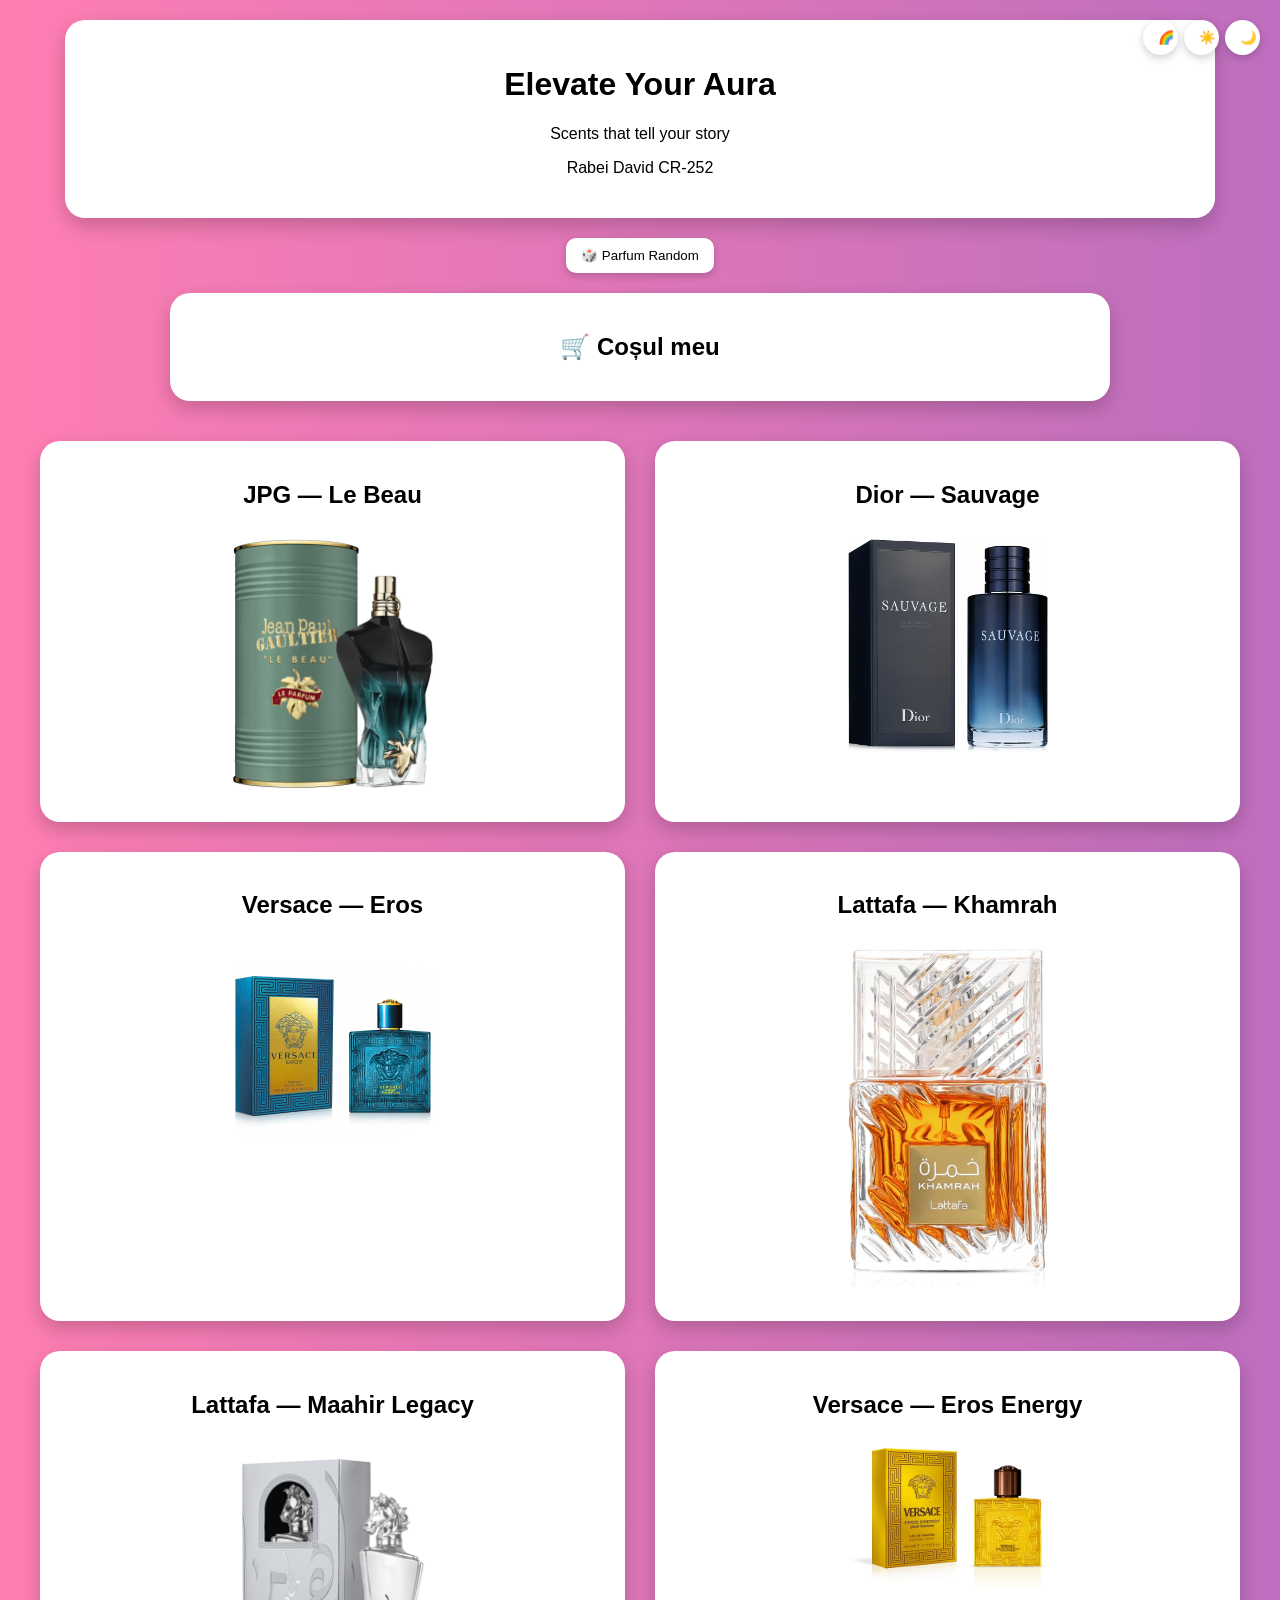
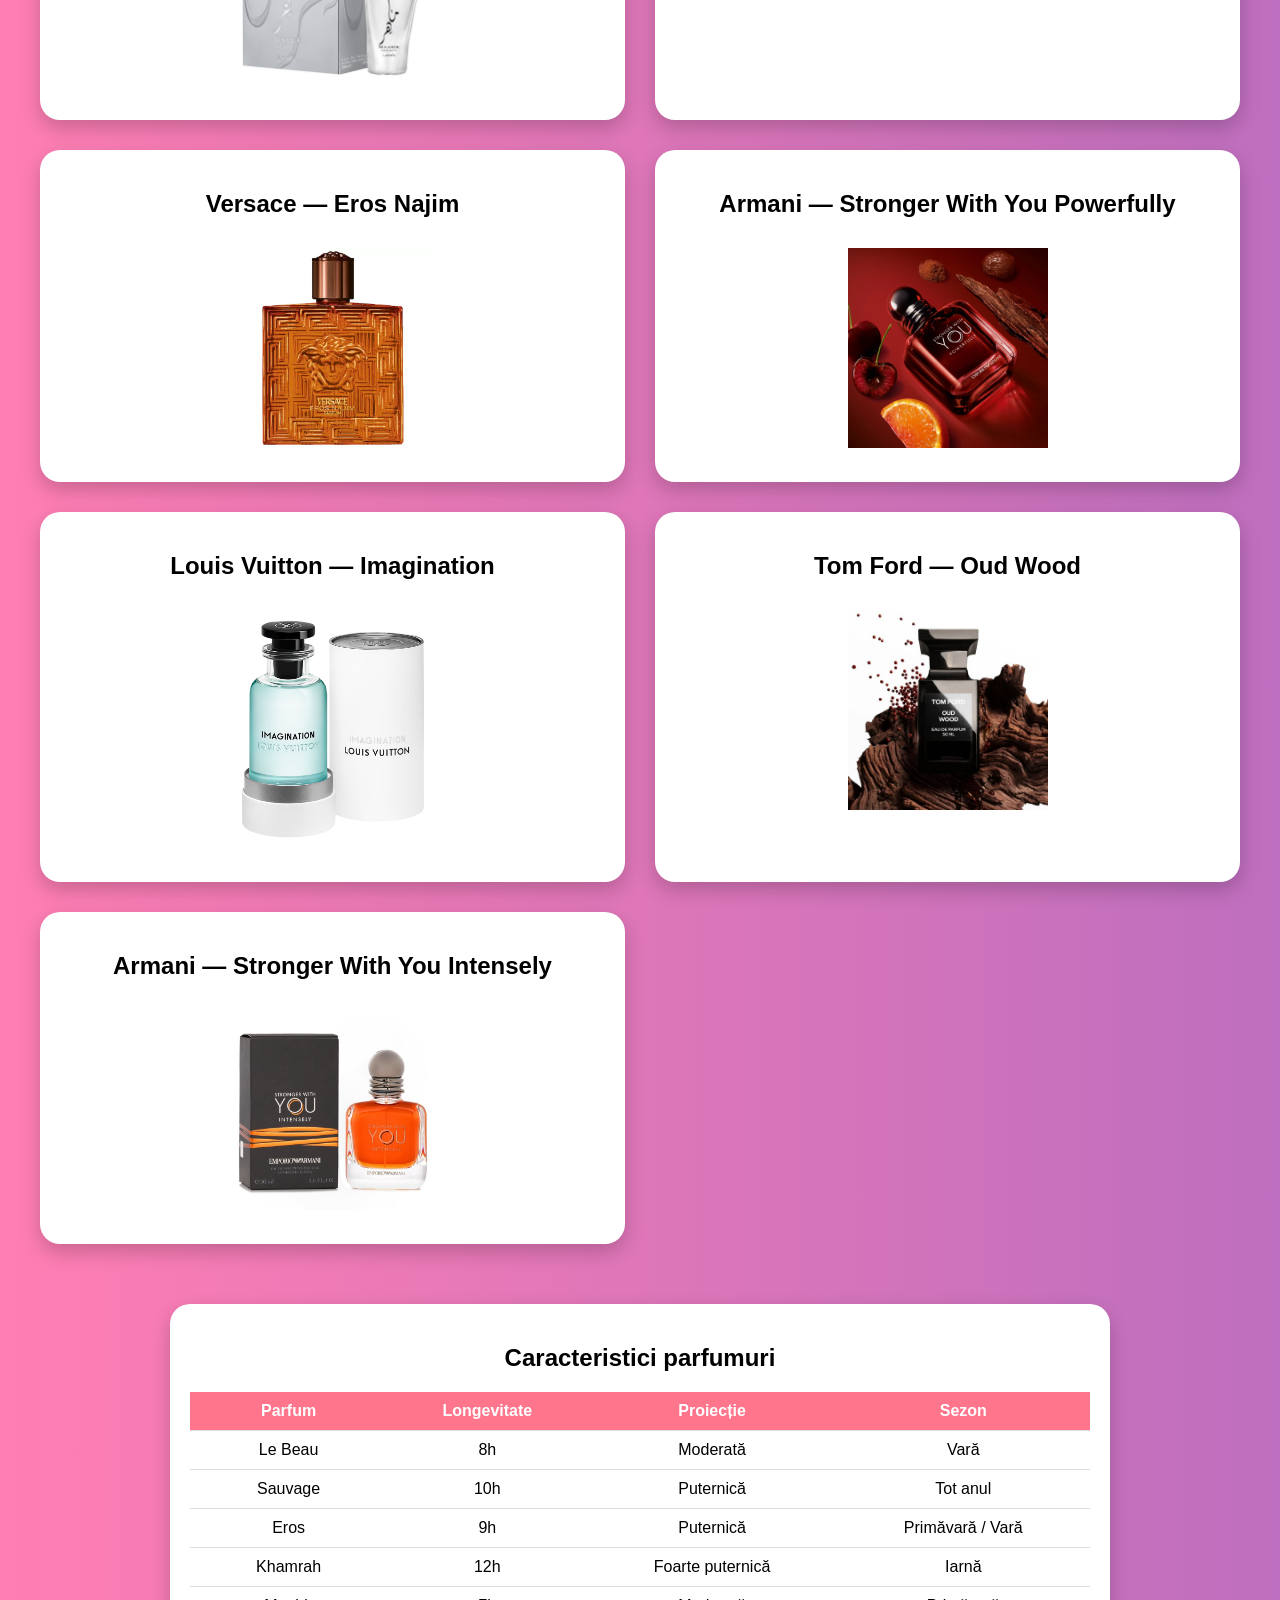
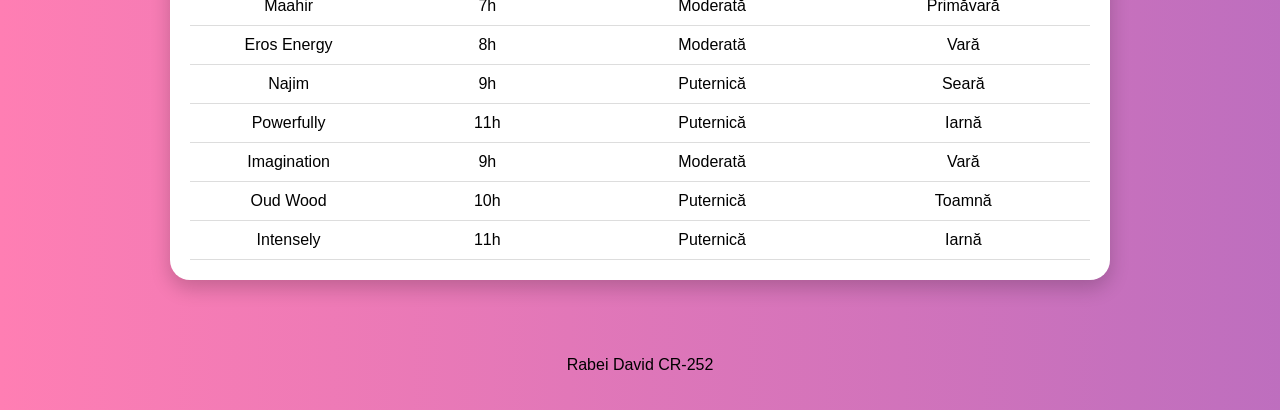
<file: index.html>
<!DOCTYPE html>
<html lang="ro">

<head>
<meta charset="UTF-8">
<meta name="viewport" content="width=device-width, initial-scale=1.0">
<title>Fragrance</title>

<link rel="stylesheet" href="CSS/style.css">
</head>

<body class="gradient">

<header>
<h1>Elevate Your Aura</h1>
<p>Scents that tell your story</p>
<p>Rabei David CR-252</p>
</header>

<div class="tema-switch">
<button onclick="setTema('gradient')">🌈</button>
<button onclick="setTema('light')">☀️</button>
<button onclick="setTema('dark')">🌙</button>
</div>

<div style="text-align:center; margin-bottom:20px;">
<button onclick="randomParfum()">🎲 Parfum Random</button>
</div>

<div class="cos-container">
<h2>🛒 Coșul meu</h2>
<ul id="cos-lista"></ul>
</div>

<main>

<section class="parfum-card">
<a href="HTML/lebeau.html">
<h2>JPG — Le Beau</h2>
<img src="img/lebeau.jpg" class="foto-parfum">
</a>
</section>

<section class="parfum-card">
<a href="HTML/sauvage.html">
<h2>Dior — Sauvage</h2>
<img src="img/dior.jpg" class="foto-parfum">
</a>
</section>

<section class="parfum-card">
<a href="HTML/eros.html">
<h2>Versace — Eros</h2>
<img src="img/versace.jpg" class="foto-parfum">
</a>
</section>

<section class="parfum-card">
<a href="HTML/khamrah.html">
<h2>Lattafa — Khamrah</h2>
<img src="img/khamrah.jpg" class="foto-parfum">
</a>
</section>

<section class="parfum-card">
<a href="HTML/maahir.html">
<h2>Lattafa — Maahir Legacy</h2>
<img src="img/maahir.jpg" class="foto-parfum">
</a>
</section>

<section class="parfum-card">
<a href="HTML/erosenergy.html">
<h2>Versace — Eros Energy</h2>
<img src="img/erosenergy.jpg" class="foto-parfum">
</a>
</section>

<section class="parfum-card">
<a href="HTML/najim.html">
<h2>Versace — Eros Najim</h2>
<img src="img/najim.jpg" class="foto-parfum">
</a>
</section>

<section class="parfum-card">
<a href="HTML/powerfully.html">
<h2>Armani — Stronger With You Powerfully</h2>
<img src="img/powerfully.jpg" class="foto-parfum">
</a>
</section>

<section class="parfum-card">
<a href="HTML/imagination.html">
<h2>Louis Vuitton — Imagination</h2>
<img src="img/imagination.jpg" class="foto-parfum">
</a>
</section>

<section class="parfum-card">
<a href="HTML/oudwood.html">
<h2>Tom Ford — Oud Wood</h2>
<img src="img/oudwood.jpg" class="foto-parfum">
</a>
</section>

<section class="parfum-card">
<a href="HTML/armani.html">
<h2>Armani — Stronger With You Intensely</h2>
<img src="img/armani.jpg" class="foto-parfum">
</a>
</section>

</main>

<div class="tabel-container">
<h2>Caracteristici parfumuri</h2>

<table>
<tr>
<th>Parfum</th>
<th>Longevitate</th>
<th>Proiecție</th>
<th>Sezon</th>
</tr>

<tr><td>Le Beau</td><td>8h</td><td>Moderată</td><td>Vară</td></tr>
<tr><td>Sauvage</td><td>10h</td><td>Puternică</td><td>Tot anul</td></tr>
<tr><td>Eros</td><td>9h</td><td>Puternică</td><td>Primăvară / Vară</td></tr>
<tr><td>Khamrah</td><td>12h</td><td>Foarte puternică</td><td>Iarnă</td></tr>
<tr><td>Maahir</td><td>7h</td><td>Moderată</td><td>Primăvară</td></tr>
<tr><td>Eros Energy</td><td>8h</td><td>Moderată</td><td>Vară</td></tr>
<tr><td>Najim</td><td>9h</td><td>Puternică</td><td>Seară</td></tr>
<tr><td>Powerfully</td><td>11h</td><td>Puternică</td><td>Iarnă</td></tr>
<tr><td>Imagination</td><td>9h</td><td>Moderată</td><td>Vară</td></tr>
<tr><td>Oud Wood</td><td>10h</td><td>Puternică</td><td>Toamnă</td></tr>
<tr><td>Intensely</td><td>11h</td><td>Puternică</td><td>Iarnă</td></tr>
</table>
</div>

<footer>
<p>Rabei David CR-252</p>
</footer>

<script src="JS/script.js"></script>

</body>
</html>
</file>
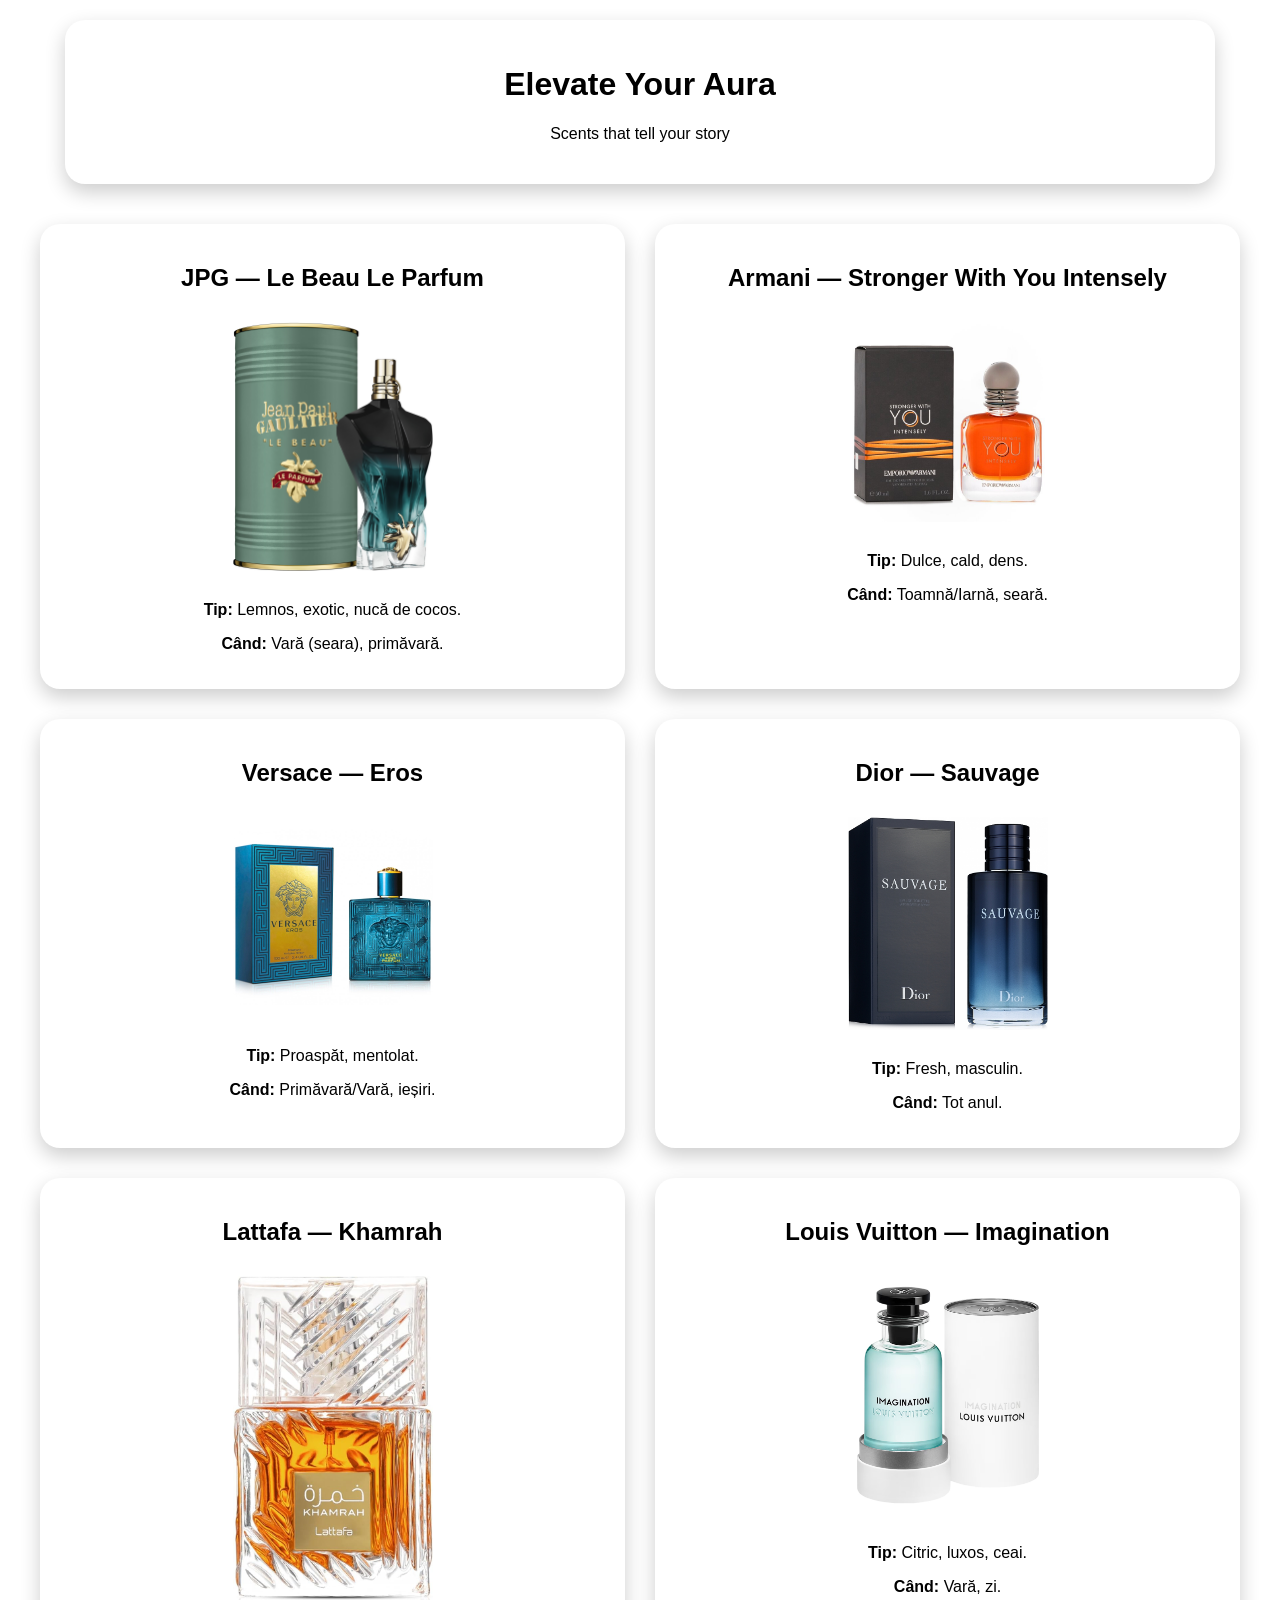
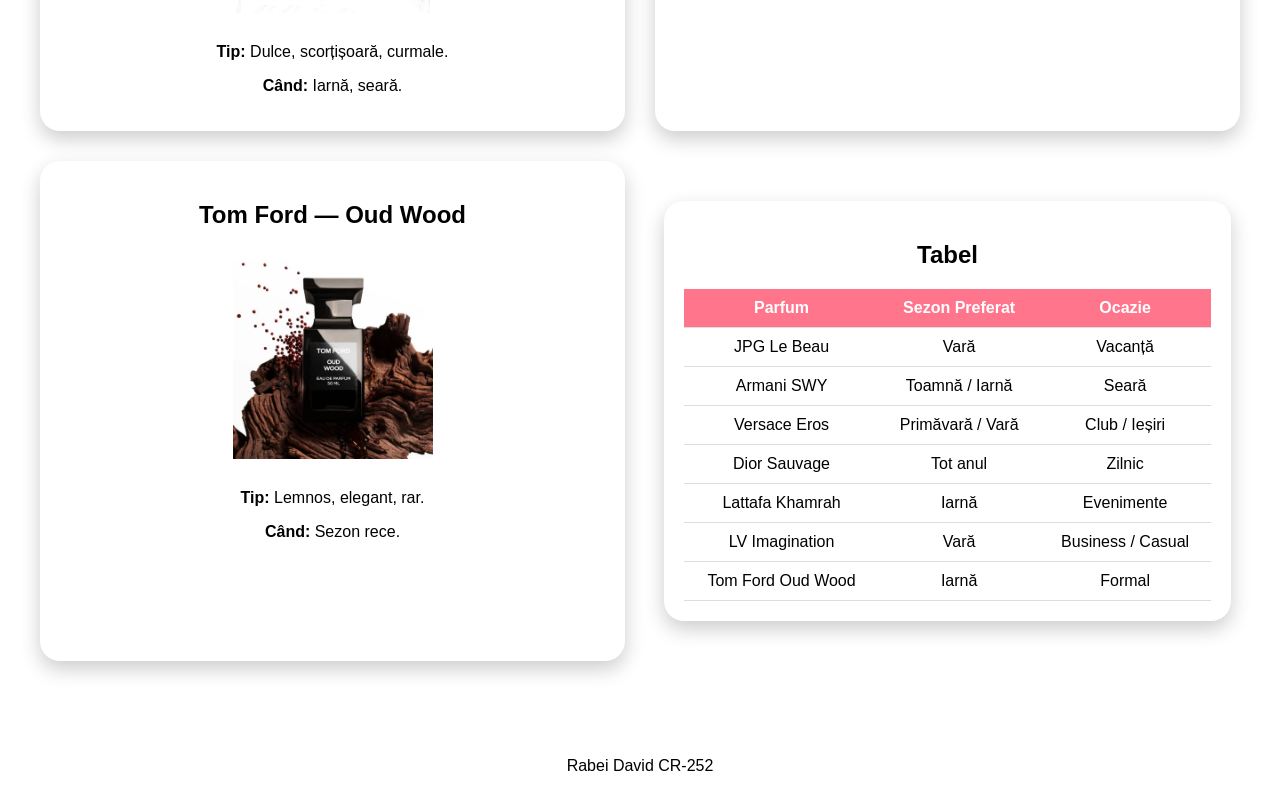
<file: HTML/index.html>
<!doctype html>
<html lang="ro">

<head>
<meta charset="UTF-8">
<meta name="viewport" content="width=device-width, initial-scale=1.0">
<title>Fragrance</title>

<link rel="stylesheet" href="../CSS/style.css">

</head>

<body>

<header>
<h1>Elevate Your Aura</h1>
<p>Scents that tell your story</p>
</header>

<main>

<section class="parfum-card">
<h2>JPG — Le Beau Le Parfum</h2>
<img src="../img/lebeau.jpg" alt="JPG Le Beau" class="foto-parfum">
<p><b>Tip:</b> Lemnos, exotic, nucă de cocos.</p>
<p><b>Când:</b> Vară (seara), primăvară.</p>
</section>

<section class="parfum-card">
<h2>Armani — Stronger With You Intensely</h2>
<img src="../img/armani.jpg" alt="Armani SWY" class="foto-parfum">
<p><b>Tip:</b> Dulce, cald, dens.</p>
<p><b>Când:</b> Toamnă/Iarnă, seară.</p>
</section>

<section class="parfum-card">
<h2>Versace — Eros</h2>
<img src="../img/versace.jpg" alt="Versace Eros" class="foto-parfum">
<p><b>Tip:</b> Proaspăt, mentolat.</p>
<p><b>Când:</b> Primăvară/Vară, ieșiri.</p>
</section>

<section class="parfum-card">
<h2>Dior — Sauvage</h2>
<img src="../img/dior.jpg" alt="Dior Sauvage" class="foto-parfum">
<p><b>Tip:</b> Fresh, masculin.</p>
<p><b>Când:</b> Tot anul.</p>
</section>

<section class="parfum-card">
<h2>Lattafa — Khamrah</h2>
<img src="../img/khamrah.jpg" alt="Lattafa Khamrah" class="foto-parfum">
<p><b>Tip:</b> Dulce, scorțișoară, curmale.</p>
<p><b>Când:</b> Iarnă, seară.</p>
</section>

<section class="parfum-card">
<h2>Louis Vuitton — Imagination</h2>
<img src="../img/imagination.jpg" alt="LV Imagination" class="foto-parfum">
<p><b>Tip:</b> Citric, luxos, ceai.</p>
<p><b>Când:</b> Vară, zi.</p>
</section>

<section class="parfum-card">
<h2>Tom Ford — Oud Wood</h2>
<img src="../img/oudwood.jpg" alt="Tom Ford Oud Wood" class="foto-parfum">
<p><b>Tip:</b> Lemnos, elegant, rar.</p>
<p><b>Când:</b> Sezon rece.</p>
</section>

<section class="tabel-container">

<h2>Tabel</h2>

<table>

<thead>
<tr>
<th>Parfum</th>
<th>Sezon Preferat</th>
<th>Ocazie</th>
</tr>
</thead>

<tbody>
<tr><td>JPG Le Beau</td><td>Vară</td><td>Vacanță</td></tr>
<tr><td>Armani SWY</td><td>Toamnă / Iarnă</td><td>Seară</td></tr>
<tr><td>Versace Eros</td><td>Primăvară / Vară</td><td>Club / Ieșiri</td></tr>
<tr><td>Dior Sauvage</td><td>Tot anul</td><td>Zilnic</td></tr>
<tr><td>Lattafa Khamrah</td><td>Iarnă</td><td>Evenimente</td></tr>
<tr><td>LV Imagination</td><td>Vară</td><td>Business / Casual</td></tr>
<tr><td>Tom Ford Oud Wood</td><td>Iarnă</td><td>Formal</td></tr>
</tbody>

</table>

</section>

</main>

<footer>
<p>Rabei David CR-252</p>
</footer>

</body>
</html>
</file>
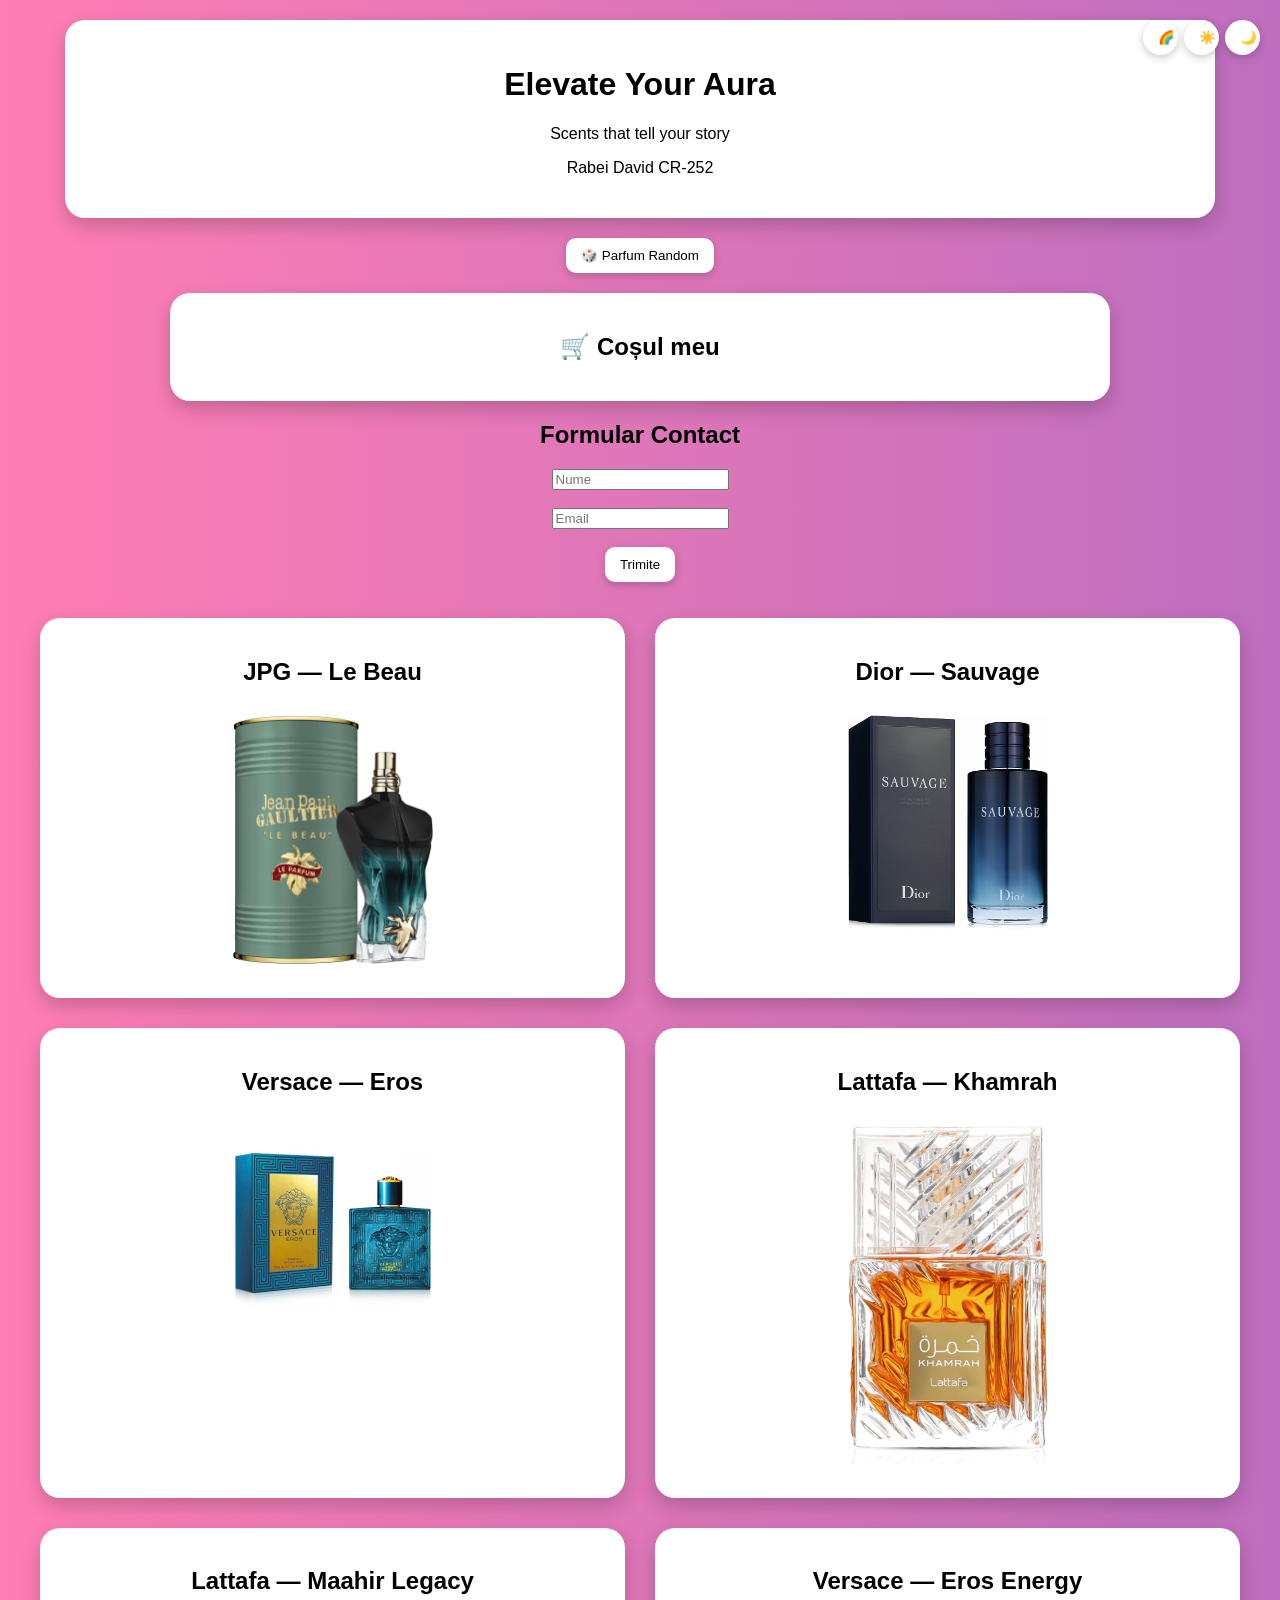
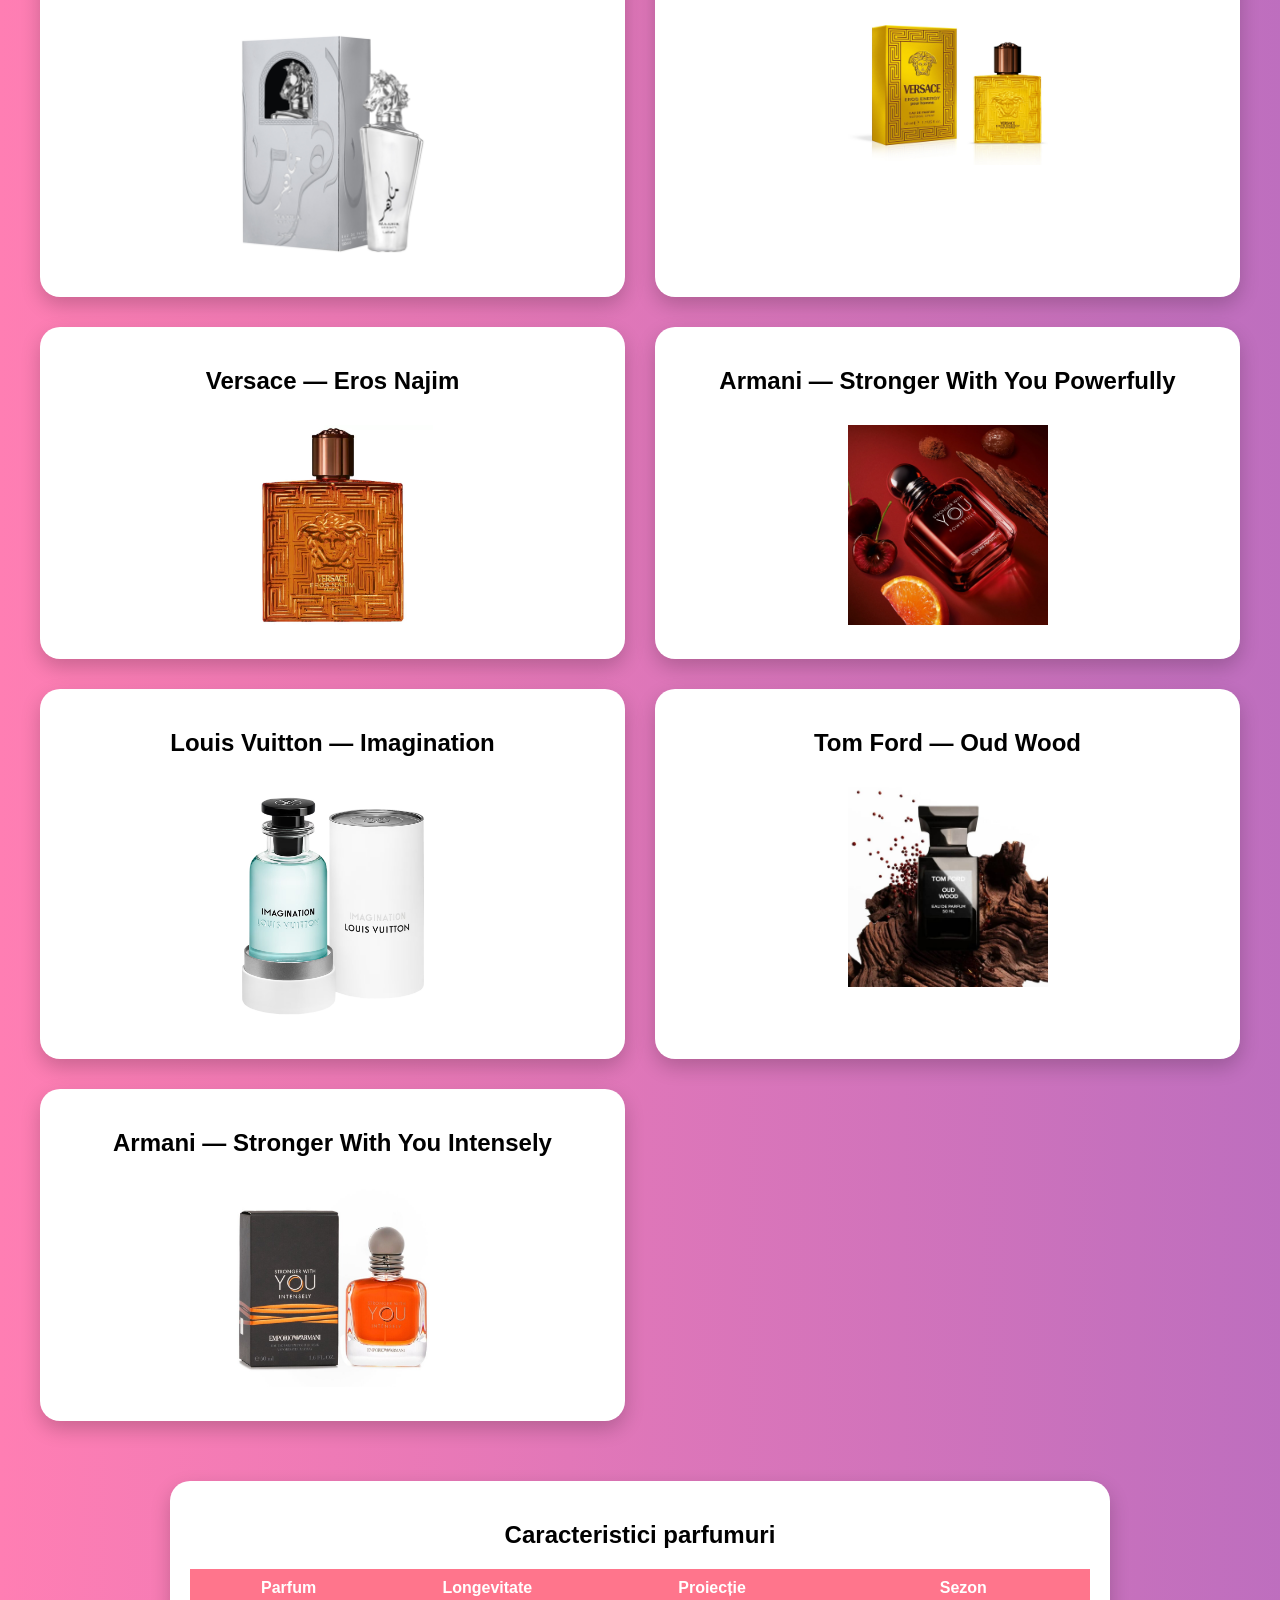
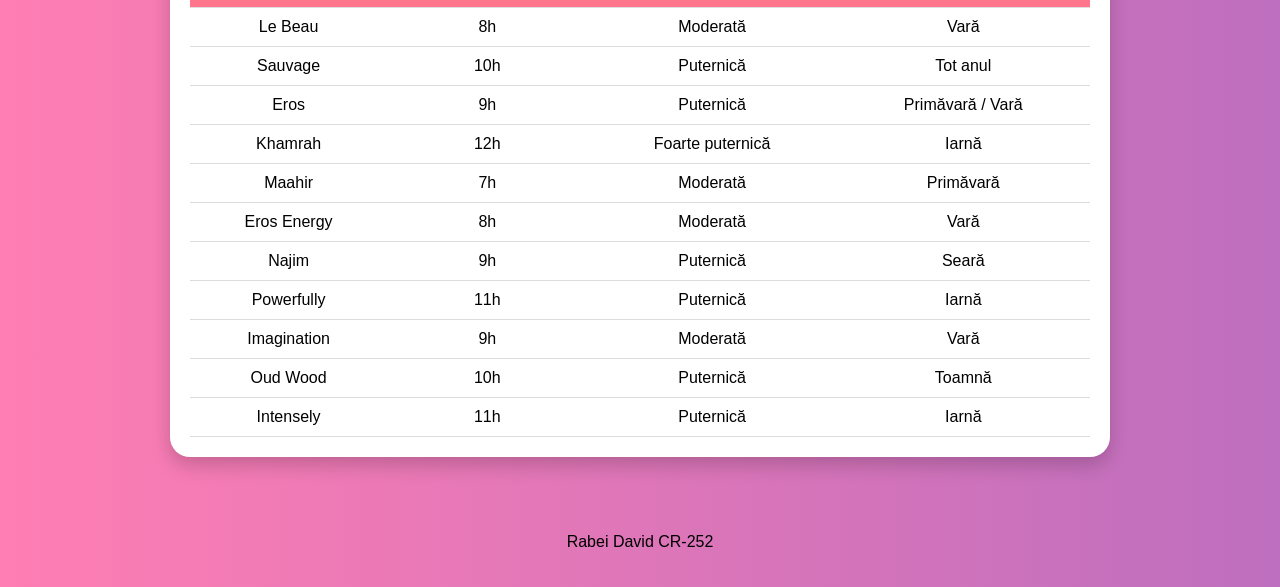
<file: proiect/index.html>
<!DOCTYPE html>
<html lang="ro">

<head>
<meta charset="UTF-8">
<meta name="viewport" content="width=device-width, initial-scale=1.0">
<title>Fragrance</title>

<link rel="stylesheet" href="CSS/style.css">
</head>

<body class="gradient">

<header>
<h1>Elevate Your Aura</h1>
<p>Scents that tell your story</p>
<p>Rabei David CR-252</p>
</header>

<div class="tema-switch">
<button onclick="setTema('gradient')">🌈</button>
<button onclick="setTema('light')">☀️</button>
<button onclick="setTema('dark')">🌙</button>
</div>

<div style="text-align:center; margin-bottom:20px;">
<button onclick="randomParfum()">🎲 Parfum Random</button>
</div>

<div class="cos-container">
<h2>🛒 Coșul meu</h2>
<ul id="cos-lista"></ul>
</div>

<h2>Formular Contact</h2>

<form id="form-contact">

<input type="text" id="nume" placeholder="Nume" required>
<br><br>

<input type="email" id="email" placeholder="Email" required>
<br><br>

<button type="submit">Trimite</button>

</form>

<p id="rezultat"></p>


<main>

<section class="parfum-card">
<a href="HTML/lebeau.html">
<h2>JPG — Le Beau</h2>
<img src="img/lebeau.jpg" class="foto-parfum">
</a>
</section>

<section class="parfum-card">
<a href="HTML/sauvage.html">
<h2>Dior — Sauvage</h2>
<img src="img/dior.jpg" class="foto-parfum">
</a>
</section>

<section class="parfum-card">
<a href="HTML/eros.html">
<h2>Versace — Eros</h2>
<img src="img/versace.jpg" class="foto-parfum">
</a>
</section>

<section class="parfum-card">
<a href="HTML/khamrah.html">
<h2>Lattafa — Khamrah</h2>
<img src="img/khamrah.jpg" class="foto-parfum">
</a>
</section>

<section class="parfum-card">
<a href="HTML/maahir.html">
<h2>Lattafa — Maahir Legacy</h2>
<img src="img/maahir.jpg" class="foto-parfum">
</a>
</section>

<section class="parfum-card">
<a href="HTML/erosenergy.html">
<h2>Versace — Eros Energy</h2>
<img src="img/erosenergy.jpg" class="foto-parfum">
</a>
</section>

<section class="parfum-card">
<a href="HTML/najim.html">
<h2>Versace — Eros Najim</h2>
<img src="img/najim.jpg" class="foto-parfum">
</a>
</section>

<section class="parfum-card">
<a href="HTML/powerfully.html">
<h2>Armani — Stronger With You Powerfully</h2>
<img src="img/powerfully.jpg" class="foto-parfum">
</a>
</section>

<section class="parfum-card">
<a href="HTML/imagination.html">
<h2>Louis Vuitton — Imagination</h2>
<img src="img/imagination.jpg" class="foto-parfum">
</a>
</section>

<section class="parfum-card">
<a href="HTML/oudwood.html">
<h2>Tom Ford — Oud Wood</h2>
<img src="img/oudwood.jpg" class="foto-parfum">
</a>
</section>

<section class="parfum-card">
<a href="HTML/armani.html">
<h2>Armani — Stronger With You Intensely</h2>
<img src="img/armani.jpg" class="foto-parfum">
</a>
</section>

</main>

<div class="tabel-container">
<h2>Caracteristici parfumuri</h2>

<table>
<tr>
<th>Parfum</th>
<th>Longevitate</th>
<th>Proiecție</th>
<th>Sezon</th>
</tr>

<tr><td>Le Beau</td><td>8h</td><td>Moderată</td><td>Vară</td></tr>
<tr><td>Sauvage</td><td>10h</td><td>Puternică</td><td>Tot anul</td></tr>
<tr><td>Eros</td><td>9h</td><td>Puternică</td><td>Primăvară / Vară</td></tr>
<tr><td>Khamrah</td><td>12h</td><td>Foarte puternică</td><td>Iarnă</td></tr>
<tr><td>Maahir</td><td>7h</td><td>Moderată</td><td>Primăvară</td></tr>
<tr><td>Eros Energy</td><td>8h</td><td>Moderată</td><td>Vară</td></tr>
<tr><td>Najim</td><td>9h</td><td>Puternică</td><td>Seară</td></tr>
<tr><td>Powerfully</td><td>11h</td><td>Puternică</td><td>Iarnă</td></tr>
<tr><td>Imagination</td><td>9h</td><td>Moderată</td><td>Vară</td></tr>
<tr><td>Oud Wood</td><td>10h</td><td>Puternică</td><td>Toamnă</td></tr>
<tr><td>Intensely</td><td>11h</td><td>Puternică</td><td>Iarnă</td></tr>
</table>
</div>

<footer>
<p>Rabei David CR-252</p>
</footer>

<script src="JS/script.js?v=2"></script>

</body>
</html>
</file>
<file: CSS/style.css>
body{
margin:0;
font-family:Arial, Helvetica, sans-serif;
text-align:center;
min-height:100vh;
}

/* ===== GRADIENT ANIMAT ===== */

body.gradient{
background: linear-gradient(
270deg,
#ff7eb3,
#ff758c,
#ff9a44,
#ffd86f,
#a1ffce,
#23a6d5,
#6a5acd,
#ff7eb3
);
background-size:1600% 1600%;
animation:gradientMove 20s ease infinite;
}

@keyframes gradientMove{

0%{background-position:0% 50%;}

25%{background-position:50% 100%;}

50%{background-position:100% 50%;}

75%{background-position:50% 0%;}

100%{background-position:0% 50%;}

}

/* TEME */
body.light{ background:#f5f5f5; }
body.dark{ background:#111; color:white; }

/* HEADER */
header{
background:white;
padding:25px;
border-radius:20px;
margin:20px auto;
max-width:1100px;
box-shadow:0 8px 20px rgba(0,0,0,0.2);
}

/* GRID */
main{
display:grid;
grid-template-columns:repeat(2, minmax(300px,1fr));
gap:30px;
max-width:1200px;
margin:0 auto;
padding:20px;
}

/* CARD */
.parfum-card{
background:white;
padding:20px;
border-radius:20px;
box-shadow:0 8px 20px rgba(0,0,0,0.2);
}

/* IMAGINI */
.foto-parfum{
width:200px;
max-width:100%;
margin:10px 0;
}

/* LINKURI */
a{
text-decoration:none;
color:inherit;
}

a:visited{ color:inherit; }
a:hover{ color:inherit; }

/* BUTOANE */
button{
padding:10px 15px;
border:none;
border-radius:10px;
cursor:pointer;
background:white;
color:black;
box-shadow:0 3px 8px rgba(0,0,0,0.2);
}

button:hover{
transform:scale(1.05);
}

/* SWITCH */
.tema-switch{
position:fixed;
top:20px;
right:20px;
display:flex;
gap:6px;
z-index:1000;
}

.tema-switch button{
width:35px;
height:35px;
border-radius:50%;
}

/* COS */
.cos-container{
background:white;
margin:20px auto;
padding:20px;
width:90%;
max-width:900px;
border-radius:20px;
box-shadow:0 8px 20px rgba(0,0,0,0.2);
}

#cos-lista{
list-style:none;
padding:0;
}

#cos-lista li{
margin:10px 0;
padding:10px;
background:#f5f5f5;
border-radius:10px;
display:flex;
justify-content:space-between;
}

/* TABEL */
.tabel-container{
background:white;
padding:20px;
margin:40px auto;
border-radius:20px;
width:90%;
max-width:900px;
box-shadow:0 8px 20px rgba(0,0,0,0.2);
}

table{
width:100%;
border-collapse:collapse;
}

th,td{
padding:10px;
border-bottom:1px solid #ddd;
}

th{
background:#ff758c;
color:white;
}

/* RATING */
.rating{
font-size:28px;
margin:15px 0;
cursor:pointer;
}

.rating span:hover{
transform:scale(1.3);
}

/* PAGINI PARFUM */
.parfum-img{
width:250px;
max-width:90%;
margin:20px auto;
display:block;
}

/* FOOTER */
footer{
margin-top:40px;
padding:20px;
}
</file>
<file: proiect/CSS/style.css>
body{
margin:0;
font-family:Arial, Helvetica, sans-serif;
text-align:center;
min-height:100vh;
}

/* ===== GRADIENT ANIMAT ===== */

body.gradient{
background: linear-gradient(
270deg,
#ff7eb3,
#ff758c,
#ff9a44,
#ffd86f,
#a1ffce,
#23a6d5,
#6a5acd,
#ff7eb3
);
background-size:1600% 1600%;
animation:gradientMove 20s ease infinite;
}

@keyframes gradientMove{

0%{background-position:0% 50%;}

25%{background-position:50% 100%;}

50%{background-position:100% 50%;}

75%{background-position:50% 0%;}

100%{background-position:0% 50%;}

}

/* TEME */
body.light{ background:#f5f5f5; }
body.dark{ background:#111; color:white; }

/* HEADER */
header{
background:white;
padding:25px;
border-radius:20px;
margin:20px auto;
max-width:1100px;
box-shadow:0 8px 20px rgba(0,0,0,0.2);
}

/* GRID */
main{
display:grid;
grid-template-columns:repeat(2, minmax(300px,1fr));
gap:30px;
max-width:1200px;
margin:0 auto;
padding:20px;
}

.form-box{
background:white;
padding:20px;
margin:40px auto;
border-radius:15px;
width:400px;
box-shadow:0 5px 15px rgba(0,0,0,0.2);
}

/* CARD */
.parfum-card{
background:white;
padding:20px;
border-radius:20px;
box-shadow:0 8px 20px rgba(0,0,0,0.2);
}

/* IMAGINI */
.foto-parfum{
width:200px;
max-width:100%;
margin:10px 0;
}

/* LINKURI */
a{
text-decoration:none;
color:inherit;
}

a:visited{ color:inherit; }
a:hover{ color:inherit; }

/* BUTOANE */
button{
padding:10px 15px;
border:none;
border-radius:10px;
cursor:pointer;
background:white;
color:black;
box-shadow:0 3px 8px rgba(0,0,0,0.2);
}

button:hover{
transform:scale(1.05);
}

/* SWITCH */
.tema-switch{
position:fixed;
top:20px;
right:20px;
display:flex;
gap:6px;
z-index:1000;
}

.tema-switch button{
width:35px;
height:35px;
border-radius:50%;
}

/* COS */
.cos-container{
background:white;
margin:20px auto;
padding:20px;
width:90%;
max-width:900px;
border-radius:20px;
box-shadow:0 8px 20px rgba(0,0,0,0.2);
}

#cos-lista{
list-style:none;
padding:0;
}

#cos-lista li{
margin:10px 0;
padding:10px;
background:#f5f5f5;
border-radius:10px;
display:flex;
justify-content:space-between;
}

/* TABEL */
.tabel-container{
background:white;
padding:20px;
margin:40px auto;
border-radius:20px;
width:90%;
max-width:900px;
box-shadow:0 8px 20px rgba(0,0,0,0.2);
}

table{
width:100%;
border-collapse:collapse;
}

th,td{
padding:10px;
border-bottom:1px solid #ddd;
}

th{
background:#ff758c;
color:white;
}

/* RATING */
.rating{
font-size:28px;
margin:15px 0;
cursor:pointer;
}

.rating span:hover{
transform:scale(1.3);
}

/* PAGINI PARFUM */
.parfum-img{
width:250px;
max-width:90%;
margin:20px auto;
display:block;
}

/* FOOTER */
footer{
margin-top:40px;
padding:20px;
}
</file>
